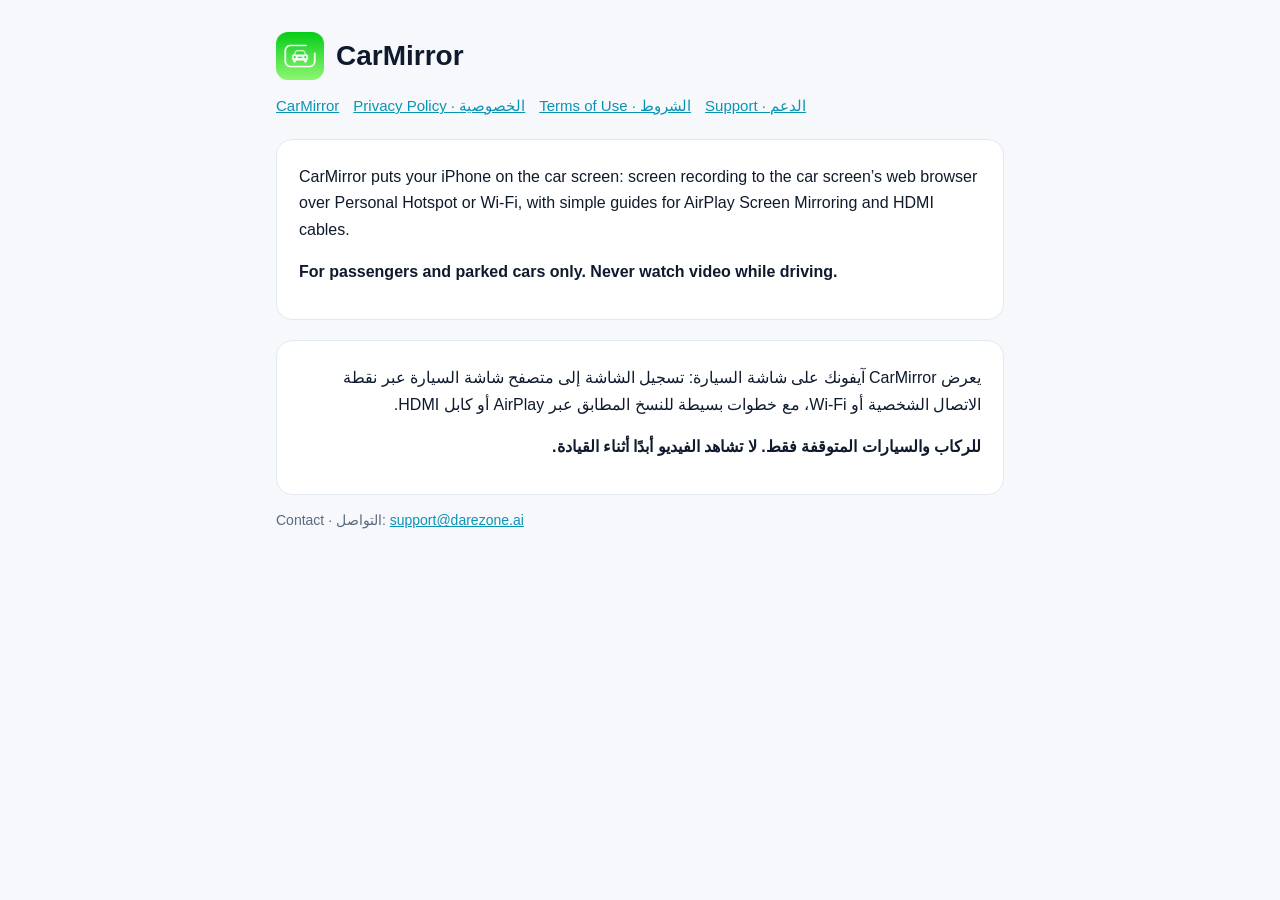
<file: index.html>
<!doctype html>
<html lang="en">
<head>
<meta charset="utf-8">
<meta name="viewport" content="width=device-width, initial-scale=1">
<title>CarMirror</title>
<link rel="stylesheet" href="style.css">
</head>
<body>
<main>
<header><img src="icon.png" alt=""><h1>CarMirror</h1></header>
<nav><a href="index.html">CarMirror</a><a href="privacy.html">Privacy Policy · الخصوصية</a><a href="terms.html">Terms of Use · الشروط</a><a href="support.html">Support · الدعم</a></nav>
<section>
<p>CarMirror puts your iPhone on the car screen: screen recording to the car screen’s web browser over Personal Hotspot or Wi-Fi, with simple guides for AirPlay Screen Mirroring and HDMI cables.</p>
<p><strong>For passengers and parked cars only. Never watch video while driving.</strong></p>
</section>
<section dir="rtl" lang="ar">
<p>يعرض CarMirror آيفونك على شاشة السيارة: تسجيل الشاشة إلى متصفح شاشة السيارة عبر نقطة الاتصال الشخصية أو Wi-Fi، مع خطوات بسيطة للنسخ المطابق عبر AirPlay أو كابل HDMI.</p>
<p><strong>للركاب والسيارات المتوقفة فقط. لا تشاهد الفيديو أبدًا أثناء القيادة.</strong></p>
</section>
<p class="muted">Contact · التواصل: <a href="mailto:support@darezone.ai">support@darezone.ai</a></p>
</main></body></html>
</file>
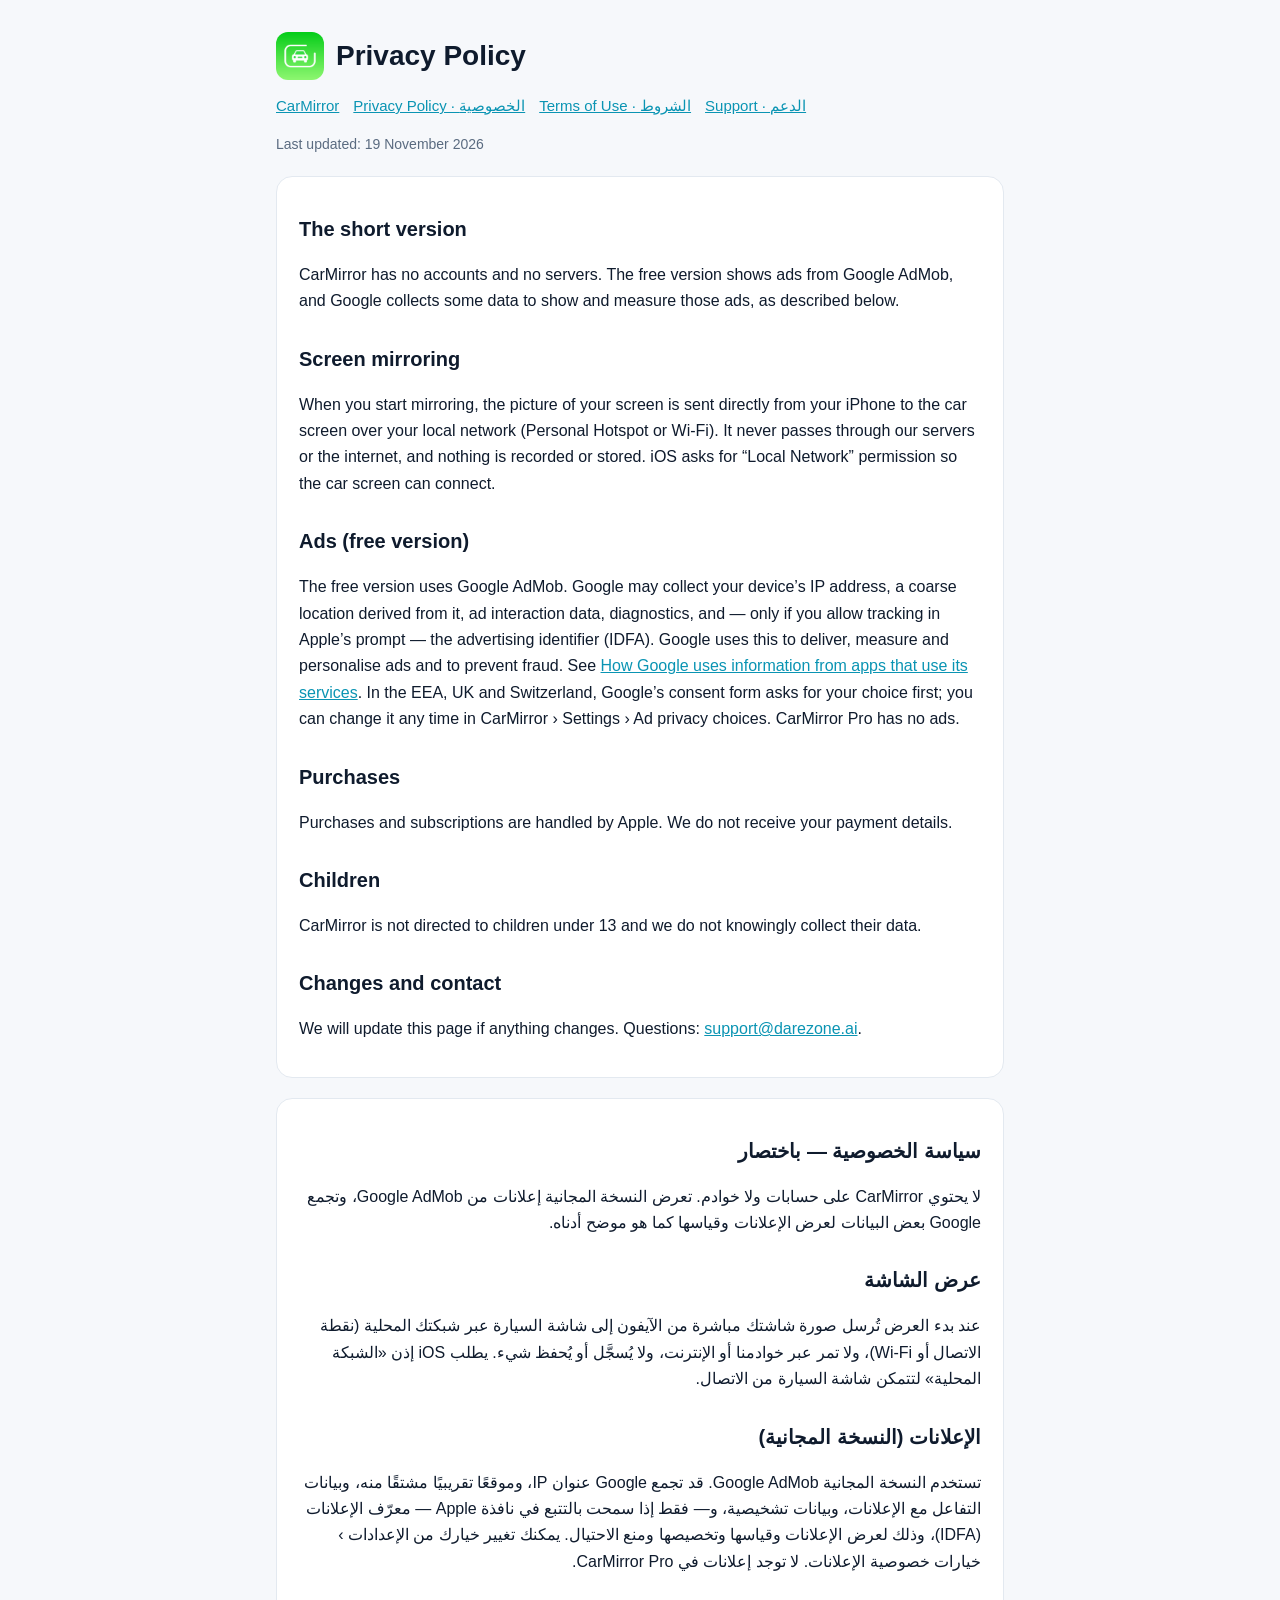
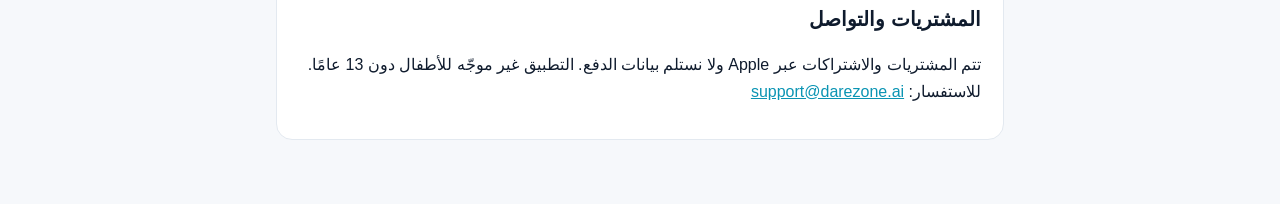
<file: privacy.html>
<!doctype html>
<html lang="en">
<head>
<meta charset="utf-8">
<meta name="viewport" content="width=device-width, initial-scale=1">
<title>CarMirror — Privacy Policy</title>
<link rel="stylesheet" href="style.css">
</head>
<body>
<main>
<header><img src="icon.png" alt=""><h1>Privacy Policy</h1></header>
<nav><a href="index.html">CarMirror</a><a href="privacy.html">Privacy Policy · الخصوصية</a><a href="terms.html">Terms of Use · الشروط</a><a href="support.html">Support · الدعم</a></nav>
<p class="muted">Last updated: 19 November 2026</p>
<section>
<h2>The short version</h2>
<p>CarMirror has no accounts and no servers. The free version shows ads from Google AdMob, and Google collects some data to show and measure those ads, as described below.</p>
<h2>Screen mirroring</h2>
<p>When you start mirroring, the picture of your screen is sent directly from your iPhone to the car screen over your local network (Personal Hotspot or Wi-Fi). It never passes through our servers or the internet, and nothing is recorded or stored. iOS asks for “Local Network” permission so the car screen can connect.</p>
<h2>Ads (free version)</h2>
<p>The free version uses Google AdMob. Google may collect your device’s IP address, a coarse location derived from it, ad interaction data, diagnostics, and — only if you allow tracking in Apple’s prompt — the advertising identifier (IDFA). Google uses this to deliver, measure and personalise ads and to prevent fraud. See <a href="https://policies.google.com/technologies/partner-sites">How Google uses information from apps that use its services</a>. In the EEA, UK and Switzerland, Google’s consent form asks for your choice first; you can change it any time in CarMirror › Settings › Ad privacy choices. CarMirror Pro has no ads.</p>
<h2>Purchases</h2>
<p>Purchases and subscriptions are handled by Apple. We do not receive your payment details.</p>
<h2>Children</h2>
<p>CarMirror is not directed to children under 13 and we do not knowingly collect their data.</p>
<h2>Changes and contact</h2>
<p>We will update this page if anything changes. Questions: <a href="mailto:support@darezone.ai">support@darezone.ai</a>.</p>
</section>
<section dir="rtl" lang="ar">
<h2>سياسة الخصوصية — باختصار</h2>
<p>لا يحتوي CarMirror على حسابات ولا خوادم. تعرض النسخة المجانية إعلانات من Google AdMob، وتجمع Google بعض البيانات لعرض الإعلانات وقياسها كما هو موضح أدناه.</p>
<h2>عرض الشاشة</h2>
<p>عند بدء العرض تُرسل صورة شاشتك مباشرة من الآيفون إلى شاشة السيارة عبر شبكتك المحلية (نقطة الاتصال أو Wi-Fi)، ولا تمر عبر خوادمنا أو الإنترنت، ولا يُسجَّل أو يُحفظ شيء. يطلب iOS إذن «الشبكة المحلية» لتتمكن شاشة السيارة من الاتصال.</p>
<h2>الإعلانات (النسخة المجانية)</h2>
<p>تستخدم النسخة المجانية Google AdMob. قد تجمع Google عنوان IP، وموقعًا تقريبيًا مشتقًا منه، وبيانات التفاعل مع الإعلانات، وبيانات تشخيصية، و— فقط إذا سمحت بالتتبع في نافذة Apple — معرّف الإعلانات (IDFA)، وذلك لعرض الإعلانات وقياسها وتخصيصها ومنع الاحتيال. يمكنك تغيير خيارك من الإعدادات › خيارات خصوصية الإعلانات. لا توجد إعلانات في CarMirror Pro.</p>
<h2>المشتريات والتواصل</h2>
<p>تتم المشتريات والاشتراكات عبر Apple ولا نستلم بيانات الدفع. التطبيق غير موجّه للأطفال دون 13 عامًا. للاستفسار: <a href="mailto:support@darezone.ai">support@darezone.ai</a></p>
</section>
</main></body></html>
</file>
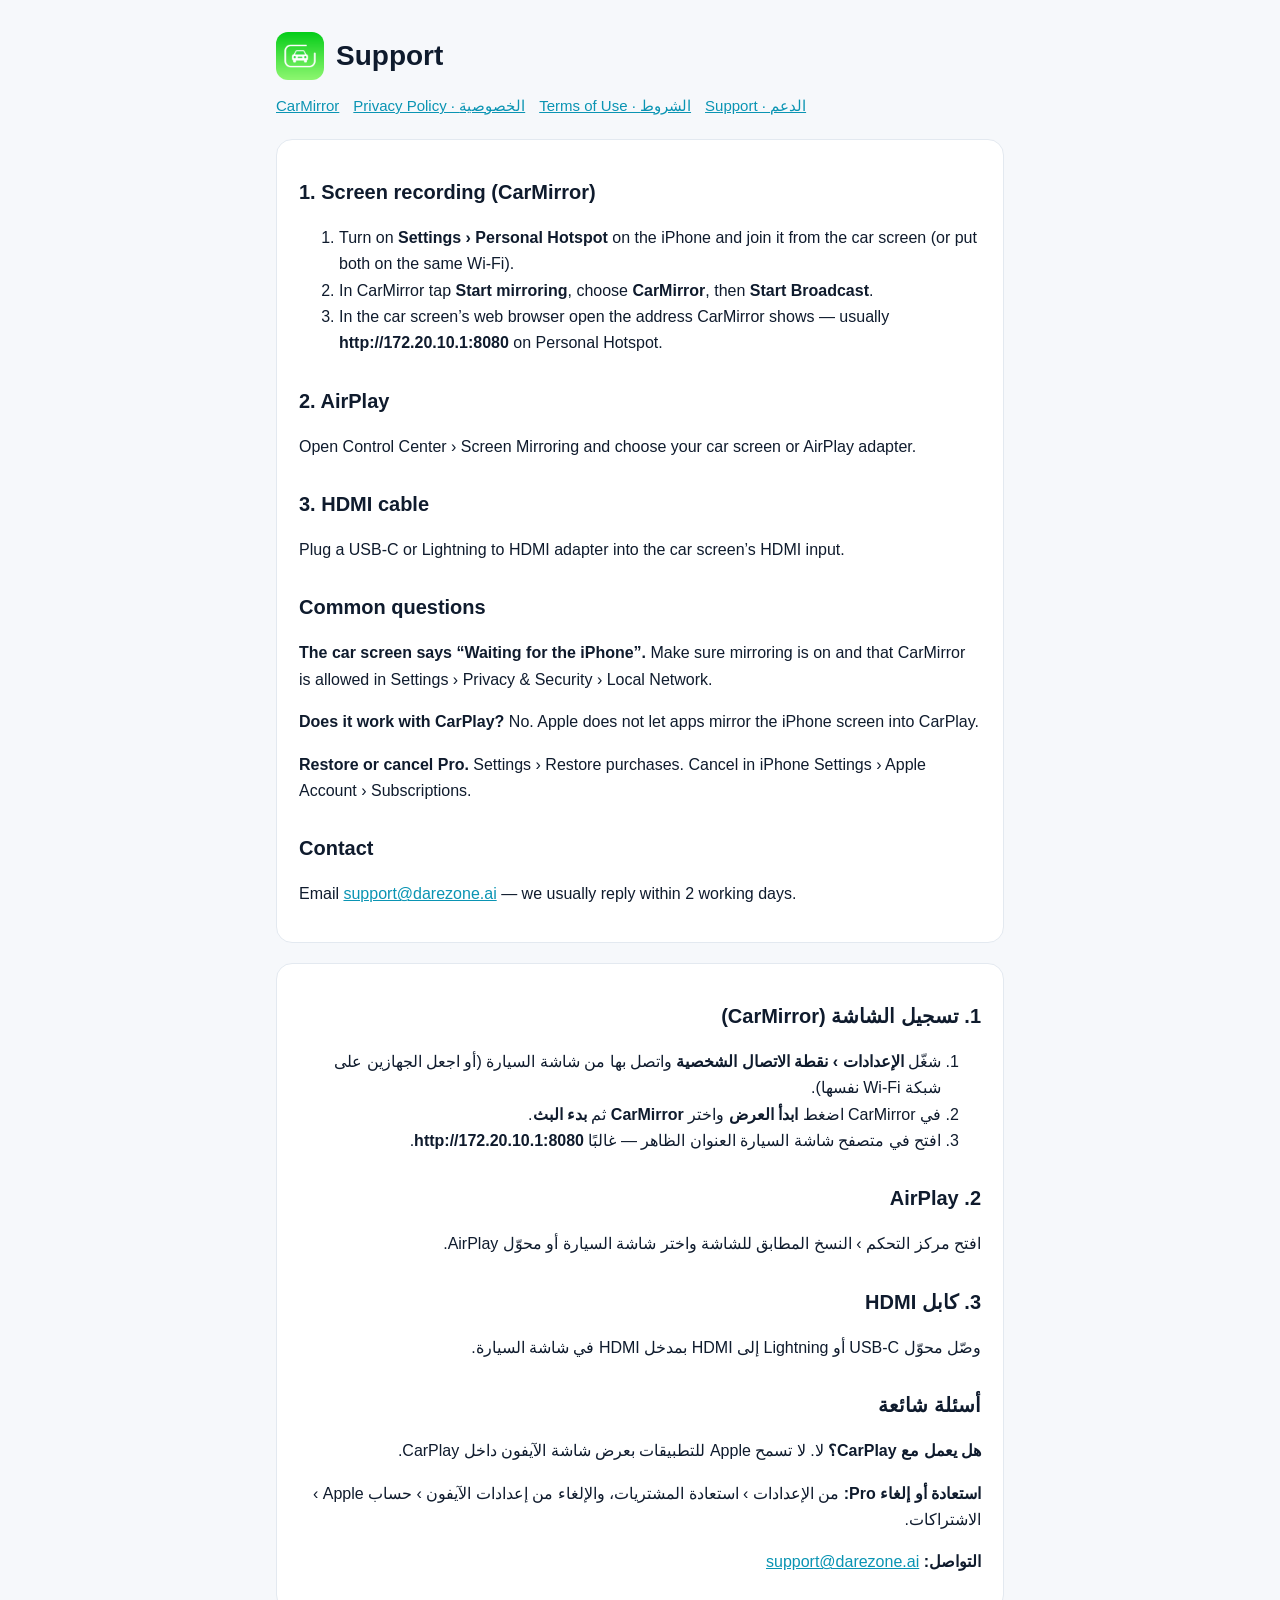
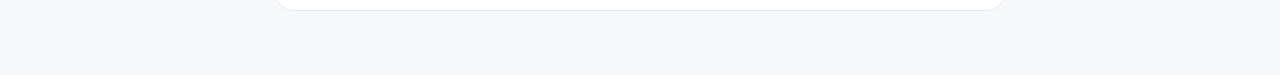
<file: support.html>
<!doctype html>
<html lang="en">
<head>
<meta charset="utf-8">
<meta name="viewport" content="width=device-width, initial-scale=1">
<title>CarMirror — Support</title>
<link rel="stylesheet" href="style.css">
</head>
<body>
<main>
<header><img src="icon.png" alt=""><h1>Support</h1></header>
<nav><a href="index.html">CarMirror</a><a href="privacy.html">Privacy Policy · الخصوصية</a><a href="terms.html">Terms of Use · الشروط</a><a href="support.html">Support · الدعم</a></nav>
<section>
<h2>1. Screen recording (CarMirror)</h2>
<ol>
<li>Turn on <strong>Settings › Personal Hotspot</strong> on the iPhone and join it from the car screen (or put both on the same Wi-Fi).</li>
<li>In CarMirror tap <strong>Start mirroring</strong>, choose <strong>CarMirror</strong>, then <strong>Start Broadcast</strong>.</li>
<li>In the car screen’s web browser open the address CarMirror shows — usually <strong>http://172.20.10.1:8080</strong> on Personal Hotspot.</li>
</ol>
<h2>2. AirPlay</h2>
<p>Open Control Center › Screen Mirroring and choose your car screen or AirPlay adapter.</p>
<h2>3. HDMI cable</h2>
<p>Plug a USB-C or Lightning to HDMI adapter into the car screen’s HDMI input.</p>
<h2>Common questions</h2>
<p><strong>The car screen says “Waiting for the iPhone”.</strong> Make sure mirroring is on and that CarMirror is allowed in Settings › Privacy &amp; Security › Local Network.</p>
<p><strong>Does it work with CarPlay?</strong> No. Apple does not let apps mirror the iPhone screen into CarPlay.</p>
<p><strong>Restore or cancel Pro.</strong> Settings › Restore purchases. Cancel in iPhone Settings › Apple Account › Subscriptions.</p>
<h2>Contact</h2>
<p>Email <a href="mailto:support@darezone.ai">support@darezone.ai</a> — we usually reply within 2 working days.</p>
</section>
<section dir="rtl" lang="ar">
<h2>1. تسجيل الشاشة (CarMirror)</h2>
<ol>
<li>شغّل <strong>الإعدادات › نقطة الاتصال الشخصية</strong> واتصل بها من شاشة السيارة (أو اجعل الجهازين على شبكة Wi-Fi نفسها).</li>
<li>في CarMirror اضغط <strong>ابدأ العرض</strong> واختر <strong>CarMirror</strong> ثم <strong>بدء البث</strong>.</li>
<li>افتح في متصفح شاشة السيارة العنوان الظاهر — غالبًا <strong>http://172.20.10.1:8080</strong>.</li>
</ol>
<h2>2. AirPlay</h2>
<p>افتح مركز التحكم › النسخ المطابق للشاشة واختر شاشة السيارة أو محوّل AirPlay.</p>
<h2>3. كابل HDMI</h2>
<p>وصّل محوّل USB-C أو Lightning إلى HDMI بمدخل HDMI في شاشة السيارة.</p>
<h2>أسئلة شائعة</h2>
<p><strong>هل يعمل مع CarPlay؟</strong> لا. لا تسمح Apple للتطبيقات بعرض شاشة الآيفون داخل CarPlay.</p>
<p><strong>استعادة أو إلغاء Pro:</strong> من الإعدادات › استعادة المشتريات، والإلغاء من إعدادات الآيفون › حساب Apple › الاشتراكات.</p>
<p><strong>التواصل:</strong> <a href="mailto:support@darezone.ai">support@darezone.ai</a></p>
</section>
</main></body></html>
</file>
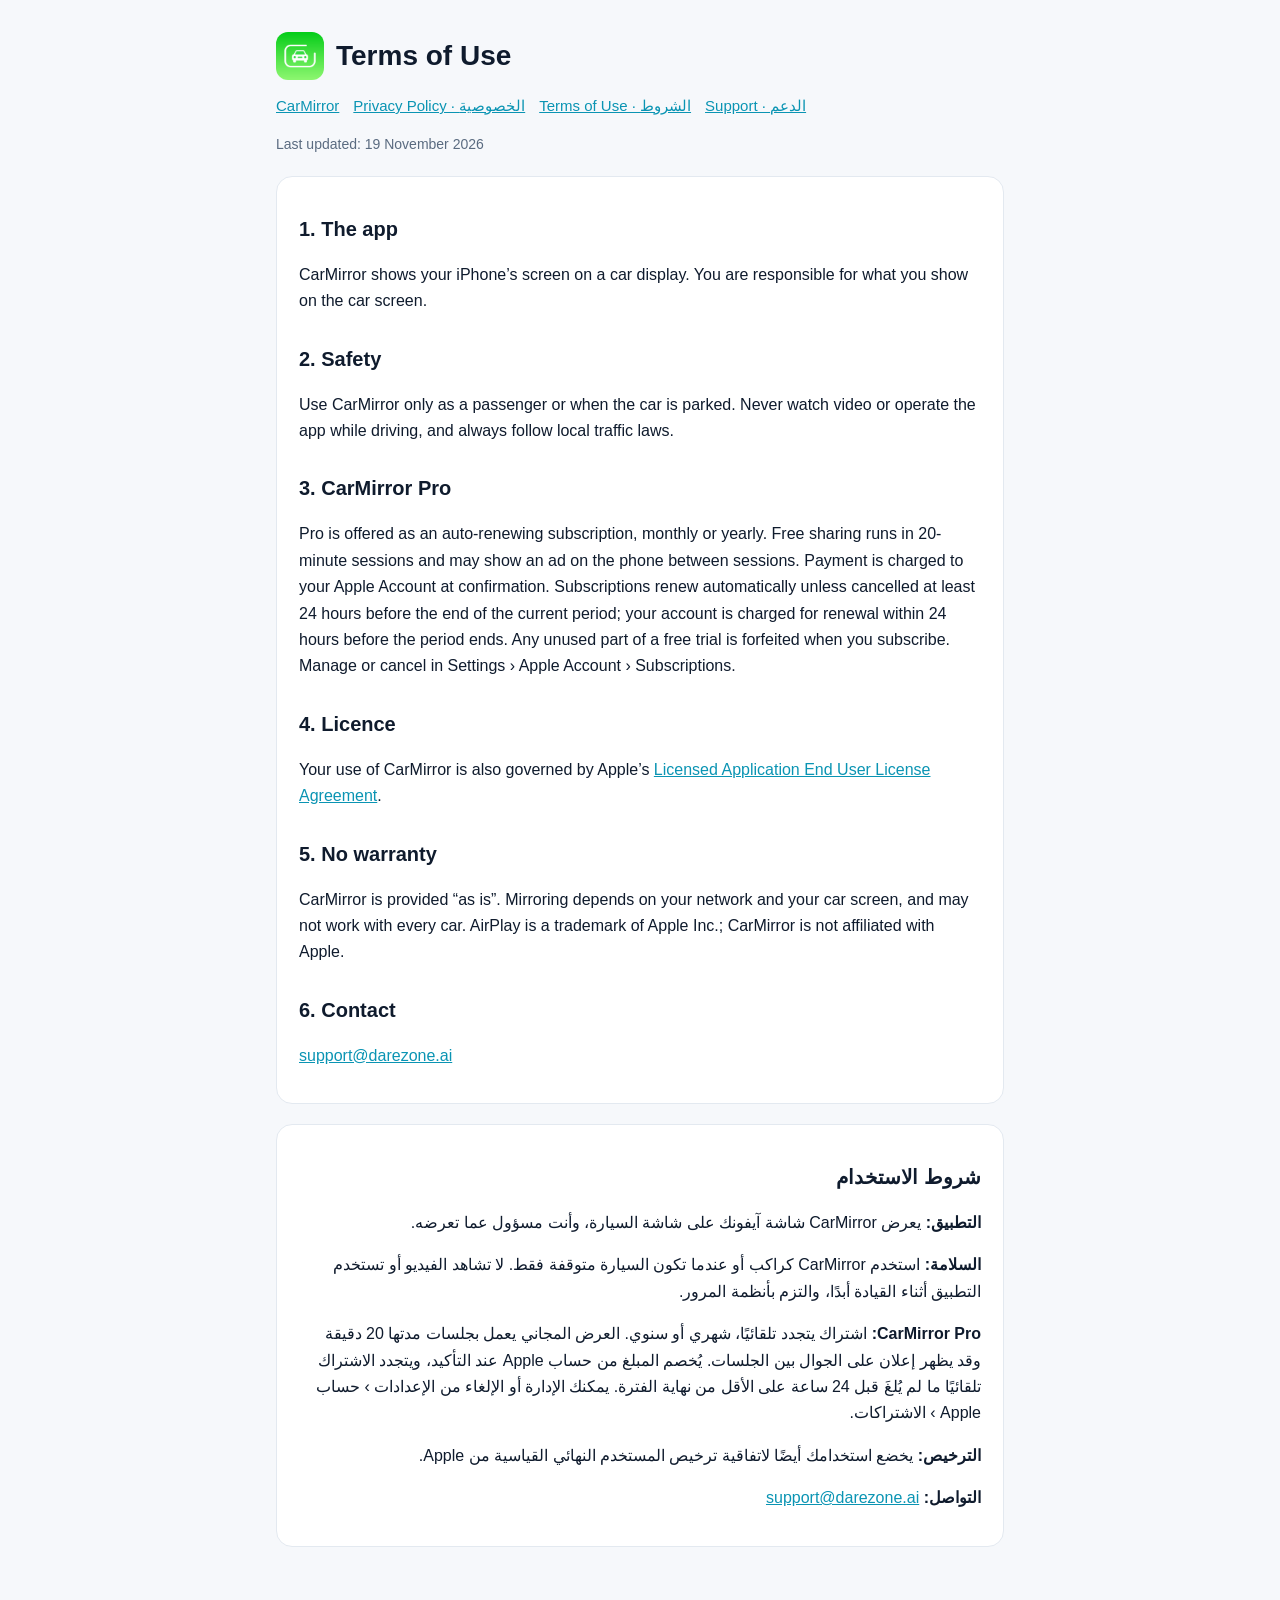
<file: terms.html>
<!doctype html>
<html lang="en">
<head>
<meta charset="utf-8">
<meta name="viewport" content="width=device-width, initial-scale=1">
<title>CarMirror — Terms of Use</title>
<link rel="stylesheet" href="style.css">
</head>
<body>
<main>
<header><img src="icon.png" alt=""><h1>Terms of Use</h1></header>
<nav><a href="index.html">CarMirror</a><a href="privacy.html">Privacy Policy · الخصوصية</a><a href="terms.html">Terms of Use · الشروط</a><a href="support.html">Support · الدعم</a></nav>
<p class="muted">Last updated: 19 November 2026</p>
<section>
<h2>1. The app</h2>
<p>CarMirror shows your iPhone’s screen on a car display. You are responsible for what you show on the car screen.</p>
<h2>2. Safety</h2>
<p>Use CarMirror only as a passenger or when the car is parked. Never watch video or operate the app while driving, and always follow local traffic laws.</p>
<h2>3. CarMirror Pro</h2>
<p>Pro is offered as an auto-renewing subscription, monthly or yearly. Free sharing runs in 20-minute sessions and may show an ad on the phone between sessions. Payment is charged to your Apple Account at confirmation. Subscriptions renew automatically unless cancelled at least 24 hours before the end of the current period; your account is charged for renewal within 24 hours before the period ends. Any unused part of a free trial is forfeited when you subscribe. Manage or cancel in Settings › Apple Account › Subscriptions.</p>
<h2>4. Licence</h2>
<p>Your use of CarMirror is also governed by Apple’s <a href="https://www.apple.com/legal/internet-services/itunes/dev/stdeula/">Licensed Application End User License Agreement</a>.</p>
<h2>5. No warranty</h2>
<p>CarMirror is provided “as is”. Mirroring depends on your network and your car screen, and may not work with every car. AirPlay is a trademark of Apple Inc.; CarMirror is not affiliated with Apple.</p>
<h2>6. Contact</h2>
<p><a href="mailto:support@darezone.ai">support@darezone.ai</a></p>
</section>
<section dir="rtl" lang="ar">
<h2>شروط الاستخدام</h2>
<p><strong>التطبيق:</strong> يعرض CarMirror شاشة آيفونك على شاشة السيارة، وأنت مسؤول عما تعرضه.</p>
<p><strong>السلامة:</strong> استخدم CarMirror كراكب أو عندما تكون السيارة متوقفة فقط. لا تشاهد الفيديو أو تستخدم التطبيق أثناء القيادة أبدًا، والتزم بأنظمة المرور.</p>
<p><strong>CarMirror Pro:</strong> اشتراك يتجدد تلقائيًا، شهري أو سنوي. العرض المجاني يعمل بجلسات مدتها 20 دقيقة وقد يظهر إعلان على الجوال بين الجلسات. يُخصم المبلغ من حساب Apple عند التأكيد، ويتجدد الاشتراك تلقائيًا ما لم يُلغَ قبل 24 ساعة على الأقل من نهاية الفترة. يمكنك الإدارة أو الإلغاء من الإعدادات › حساب Apple › الاشتراكات.</p>
<p><strong>الترخيص:</strong> يخضع استخدامك أيضًا لاتفاقية ترخيص المستخدم النهائي القياسية من Apple.</p>
<p><strong>التواصل:</strong> <a href="mailto:support@darezone.ai">support@darezone.ai</a></p>
</section>
</main></body></html>
</file>
<file: style.css>
:root { --bg:#f6f8fb; --card:#fff; --text:#0f1b2d; --muted:#5a6b80; --accent:#0a94b3; --line:#e3e9f0; }
@media (prefers-color-scheme: dark) { :root { --bg:#0b1220; --card:#121b2c; --text:#e8eef5; --muted:#93a4b8; --accent:#33ccdb; --line:#1f2b40; } }
* { box-sizing: border-box; }
body { margin:0; background:var(--bg); color:var(--text); font:16px/1.65 -apple-system, BlinkMacSystemFont, "Segoe UI", Roboto, "Noto Sans Arabic", Arial, sans-serif; }
main { max-width: 760px; margin: 0 auto; padding: 32px 16px 64px; }
header { display:flex; align-items:center; gap:12px; margin-bottom: 8px; }
header img { width:48px; height:48px; border-radius:12px; }
h1 { font-size: 28px; margin: 0; }
h2 { font-size: 20px; margin: 28px 0 8px; }
section { background:var(--card); border:1px solid var(--line); border-radius:16px; padding: 8px 22px 18px; margin-top: 20px; }
p, li { color: var(--text); } .muted { color: var(--muted); font-size: 14px; }
a { color: var(--accent); }
nav { display:flex; flex-wrap:wrap; gap:14px; margin: 14px 0 0; font-size: 15px; }
[dir=rtl] { text-align: right; }
</file>
